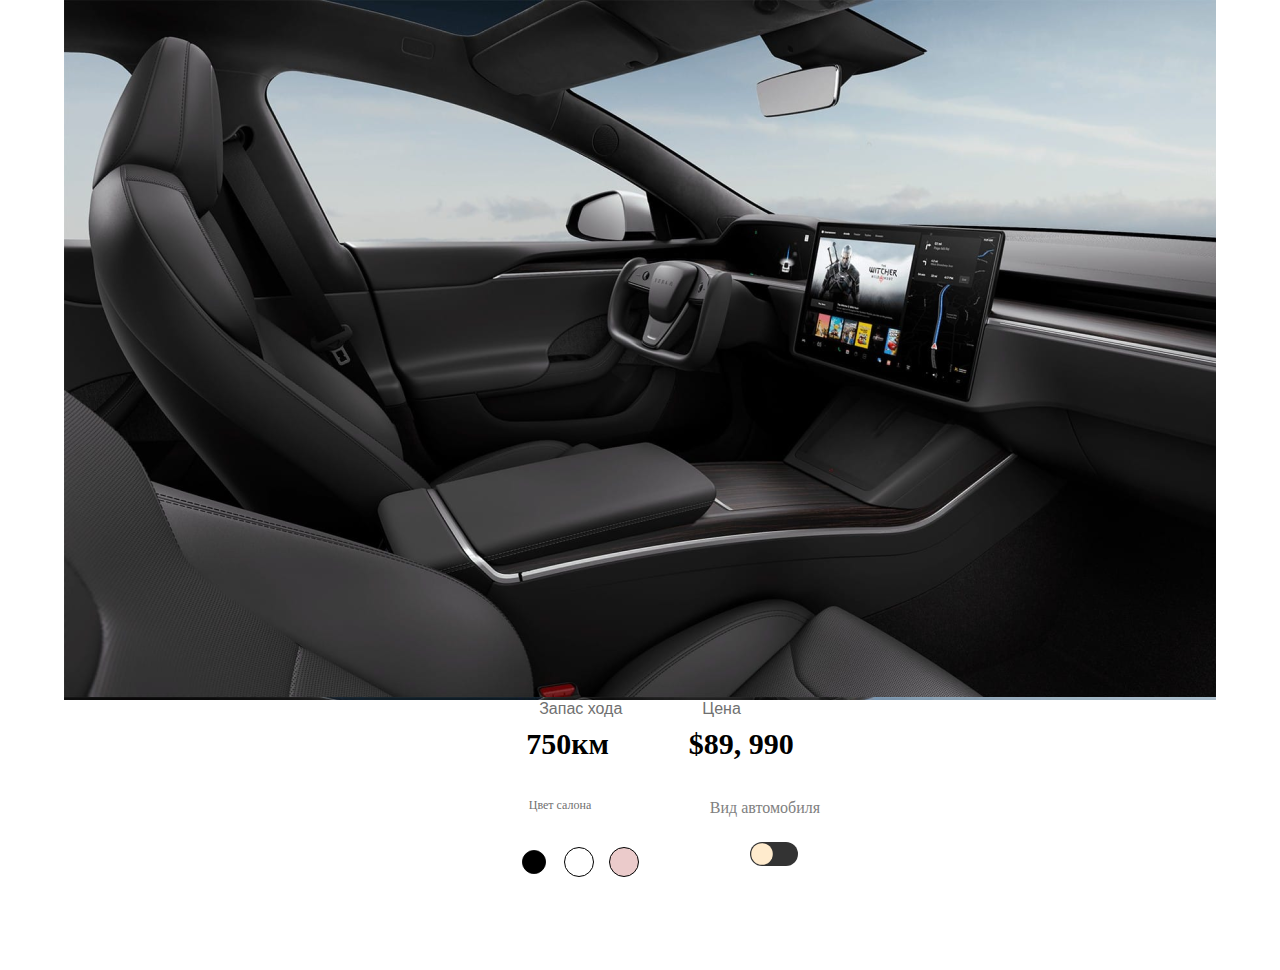
<file: interior.html>
<!-- INTERIOR -->
<link rel="stylesheet" href="./css/interior.css">

<body class="interior">
    <div class="container">
        <div class="top-wrap active">
            
        </div>
        <div class="top-wrap">
            
        </div>
        <div class="top-wrap">
            
        </div>

        <div class="bottom-wrap">
            <div class="partA">


            </div>
            <div class="check">

                <div class="wrap">
                    <div class="p-text-info">
                        <p class="info-title">
                            Запас хода
                        </p>
                        <p class="info-title">
                            Цена
                        </p>
                    </div>
                </div>
                <!--Count-->
                <div class="count-wrap">
                    <h1 class="text-count">
                        750км
                    </h1>
                    <h1 class="text-count">
                        $89, 990
                    </h1>
                </div>


                <div class="coloros-block">
                    <div class="title-color">
                        <p>Цвет салона</p>
                    </div>
                    <div class="cirecli-colors-block">
                        <div id="cirecli-block" class="dot active" data-color="Black" >

                        </div>
                        <div id="cirecli-block-2" class="dot" data-color="White" >

                        </div>
                        <div id="cirecli-block-3" class="dot" data-color="Milk" >

                        </div>

                    </div>
                </div>

                <div class="chek-text">
                    <a href="./index.html">
                        <p class="title-chek">
                            Вид автомобиля
                        </p>
                        <div class="toggle">
                            <div class="dot"></div>
                        </div>
                        </div>
                    </a>
                </div>

             
            </div>
        </div>
    </div>
</body>

<script src="./index.js"></script>
</file>
<file: css/interior.css>
* {
    margin: 0;
    padding: 0;
    box-sizing: border-box;
    text-decoration: none;
}
a{
    color: grey;
}

.container {
    width: 90%;
    height: 970px;
    margin: 0 auto
}

.top-wrap {
    background-image: url(../public/black.png);
    object-fit: cover;
    margin: 0 auto;
    display: none;
    transition: 500ms;
    height: 700px;
    width: 100%;
}
.top-wrap.active{
    display: block;
    transition: 500ms;
    transition: .5s ease;
}

body {
    background-color: #fff
}

.wrap {
    display: flex;
    justify-content: center
}

.p-text-info {
    display: flex;
    gap: 80px;
    font-family: 'Segoe UI', Tahoma, Geneva, Verdana, sans-serif;
    color: #707070
}

.count-wrap {
    display: flex;
    gap: 80px;
    justify-content: center
}

.text-count {
    font-family: Gilroy;
    font-style: normal;
    font-weight: 700;
    font-size: 30px;
    line-height: 79px;
    position: relative;
    top: -34px;
    left: 20px;
    color: #000
}

.coloros-block {
    display: flex;
    justify-content: center;
    position: relative;
    left: 10px
}

.title-color p {
    font-family: Gilroy;
    font-style: normal;
    font-weight: 500;
    font-size: 12px;
    line-height: 17px;
    position: relative;
    right: 30px;
    top: -20px;
    color: #707070
}

.cirecli-colors-block {
    display: flex;
    justify-content: center;
    margin-top: 30px;
    gap: 15px
}

.info-title {
    margin-bottom: 20px
}

#cirecli-block {
    width: 30px;
    height: 30px;
    background-color: #000;
    border-radius: 50%;
    position: relative;
    border: 1px solid #000000;
    right: 102px
}

.title-chek {
    margin-left: -40px
}

#cirecli-block-2 {
    width: 30px;
    height: 30px;
    border: 1px solid #000000;
    background-color: #ffffff;
    border-radius: 50%;
    position: relative;
    right: 102px
}

#cirecli-block-3 {
    width: 30px;
    height: 30px;
    border: 1px solid #000000;
    background-color: #ebcbcb;
    border-radius: 50%;
    position: relative;
    right: 102px
}

.chek-text {
    display: flex;
    justify-content: center;
    position: relative;
    left: 145px;
    top: -78px;
    color: #707070
}
.toggle{
    position: relative;
    display: block;
    width: 48px;
    height: 24px;
    border-radius: 35px;
    background-color: #333;
    transition: 0.3s;
    cursor: pointer;
    transition: 0.3s;
    margin-top: 25px;

}
.toggle .dot {
    position: absolute;
    top: 0;
    left: 0;
    width: 24px;
    height: 24px;
    background-color: #ffebcd;
    transform: scale(0.9);
    border-radius: 50%;
    transition: 0.3s;

}
.toggle.active{
    background-color: #0059ff;
}

.toggle.active .dot{
    left: 24px;

}

.wrpper {
    position: relative;
    right: 90px
}

.chek-block {
    margin-left: -10px;
    width: 50px;
    height: 20px;
    background-color: #838383;
    position: relative;
    top: 55px;
    right: 102px;
    border-radius: 40px
}

.cirecli-chek {
    width: 20px;
    height: 20px;
    background-color: #fff;
    border-radius: 100px
}
.dot{
    cursor: pointer;
    transition: 500ms;
}
.dot.active{
    transform: scale(80%);
    transition: 500ms;
}
</file>
